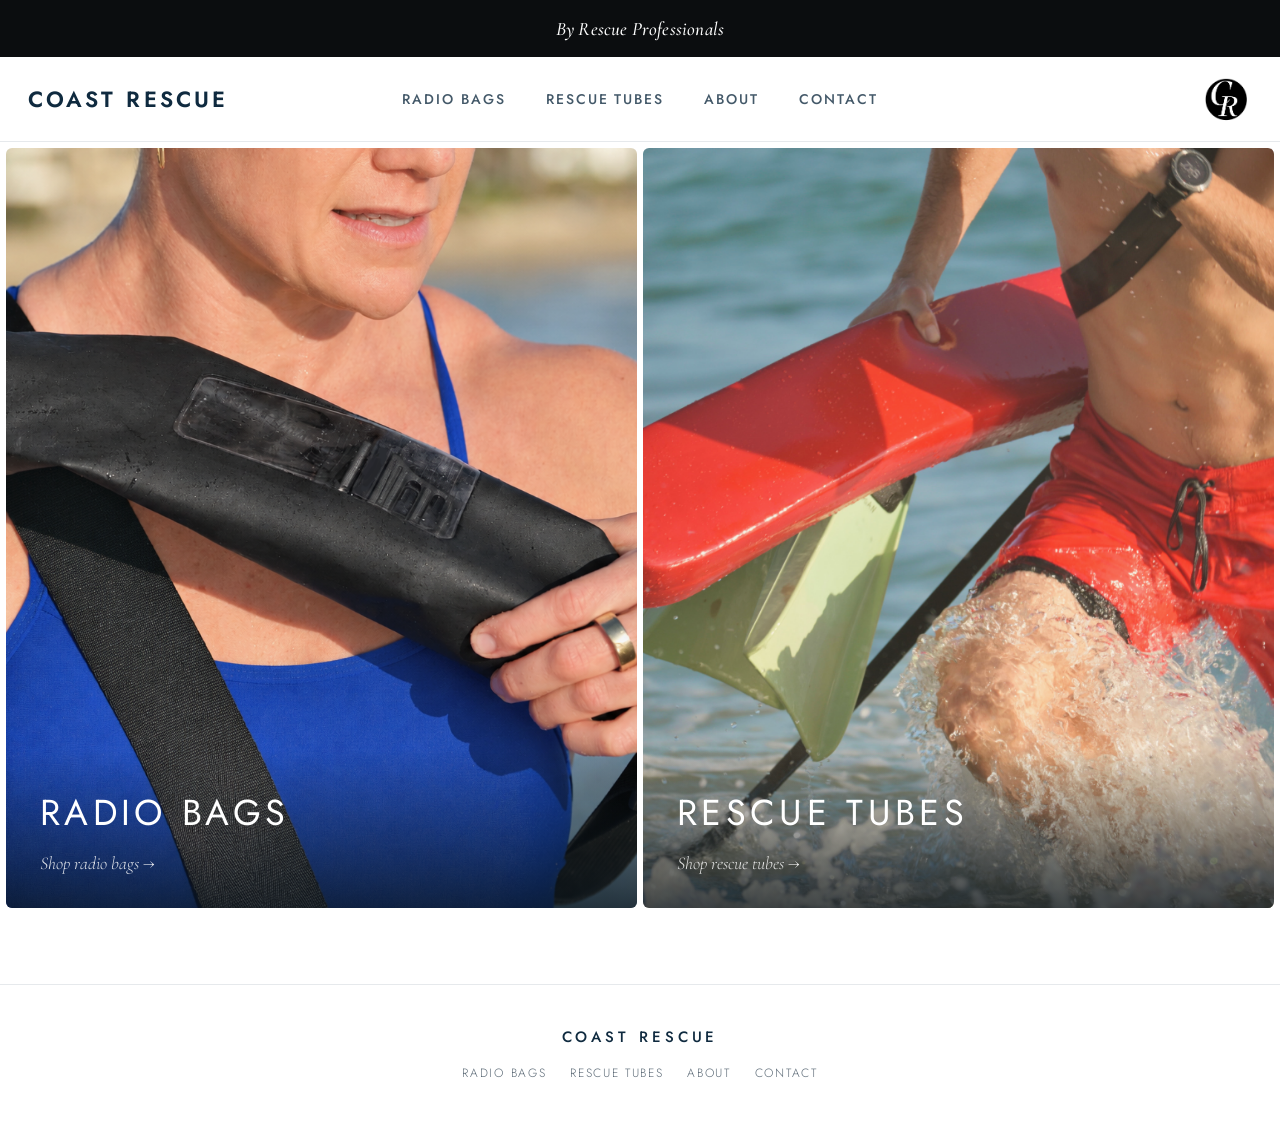
<file: index.html>
<!DOCTYPE html>
<html lang="en">
<head>
<meta charset="UTF-8">
<meta name="viewport" content="width=device-width, initial-scale=1.0">
<title>Coast Rescue — Rescue Tubes &amp; Radio Bags by Rescue Professionals</title>
<meta name="description" content="Coast Rescue builds durable, comfortable, reliable rescue tubes and waterproof radio bags — designed by ocean lifeguards for life in the water.">
<link rel="icon" href="assets/logo.png">
<link rel="preconnect" href="https://fonts.googleapis.com">
<link rel="preconnect" href="https://fonts.gstatic.com" crossorigin>
<link href="https://fonts.googleapis.com/css2?family=Jost:wght@300;400;500;600&family=Cormorant+Garamond:ital,wght@0,400;0,500;1,400;1,500&display=swap" rel="stylesheet">
<link rel="stylesheet" href="styles.css">
</head>
<body>

<div class="tagline-bar">By Rescue Professionals</div>
<header class="site-header">
  <nav class="nav">
    <a class="brand" href="index.html">Coast Rescue</a>
    <button class="nav-toggle" aria-label="Menu" onclick="document.getElementById('navlinks').classList.toggle('open')">&#9776;</button>
    <div class="nav-links" id="navlinks">
      <a href="radio-bags.html">Radio Bags</a>
      <a href="rescue-tubes.html">Rescue Tubes</a>
      <a href="about.html">About</a>
      <a href="contact.html">Contact</a>
    </div>
    <a class="brand-logo" href="index.html" aria-label="Coast Rescue home"><img src="assets/logo.png" alt="Coast Rescue logo"></a>
  </nav>
</header>

<main class="home-hero">
  <a class="hero-tile" href="radio-bags.html">
    <img src="assets/hero-radio.png" alt="Lifeguard with a Coast Rescue waterproof radio bag over the shoulder">
    <div class="label">
      <h2>Radio Bags</h2>
      <span class="go">Shop radio bags &rarr;</span>
    </div>
  </a>
  <a class="hero-tile" href="rescue-tubes.html">
    <img src="assets/hero-tube.jpg" alt="Lifeguard running out of the water with a Coast Rescue rescue tube">
    <div class="label">
      <h2>Rescue Tubes</h2>
      <span class="go">Shop rescue tubes &rarr;</span>
    </div>
  </a>
</main>

<footer class="site-footer">
  <div class="fname">Coast Rescue</div>
  <div class="flinks">
    <a href="radio-bags.html">Radio Bags</a>
    <a href="rescue-tubes.html">Rescue Tubes</a>
    <a href="about.html">About</a>
    <a href="contact.html">Contact</a>
  </div>
</footer>

</body>
</html>
</file>
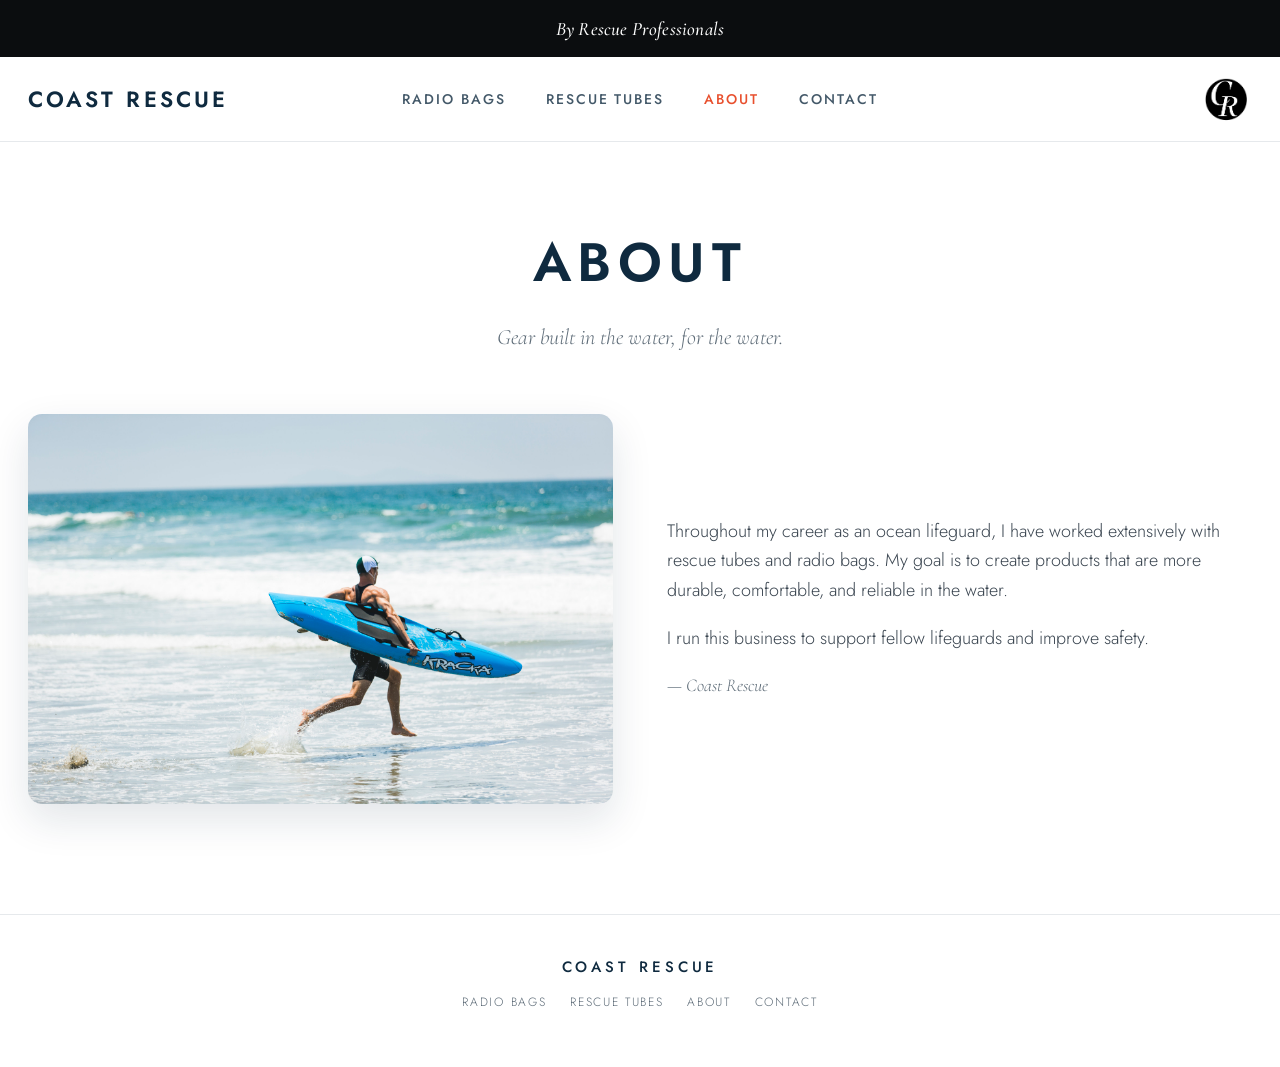
<file: about.html>
<!DOCTYPE html>
<html lang="en">
<head>
<meta charset="UTF-8">
<meta name="viewport" content="width=device-width, initial-scale=1.0">
<title>About — Coast Rescue</title>
<meta name="description" content="Coast Rescue is run by an ocean lifeguard building more durable, comfortable, and reliable rescue gear to support fellow lifeguards and improve safety.">
<link rel="icon" href="assets/logo.png">
<link rel="preconnect" href="https://fonts.googleapis.com">
<link rel="preconnect" href="https://fonts.gstatic.com" crossorigin>
<link href="https://fonts.googleapis.com/css2?family=Jost:wght@300;400;500;600&family=Cormorant+Garamond:ital,wght@0,400;0,500;1,400;1,500&display=swap" rel="stylesheet">
<link rel="stylesheet" href="styles.css">
</head>
<body>

<div class="tagline-bar">By Rescue Professionals</div>
<header class="site-header">
  <nav class="nav">
    <a class="brand" href="index.html">Coast Rescue</a>
    <button class="nav-toggle" aria-label="Menu" onclick="document.getElementById('navlinks').classList.toggle('open')">&#9776;</button>
    <div class="nav-links" id="navlinks">
      <a href="radio-bags.html">Radio Bags</a>
      <a href="rescue-tubes.html">Rescue Tubes</a>
      <a href="about.html" class="active">About</a>
      <a href="contact.html">Contact</a>
    </div>
    <a class="brand-logo" href="index.html" aria-label="Coast Rescue home"><img src="assets/logo.png" alt="Coast Rescue logo"></a>
  </nav>
</header>

<div class="page">
  <div class="page-head">
    <h1>About</h1>
    <p>Gear built in the water, for the water.</p>
  </div>

  <section class="about-grid">
    <img src="assets/about.jpg" alt="Ocean lifeguard at the coast">
    <div class="about-copy">
      <p>Throughout my career as an ocean lifeguard, I have worked extensively with rescue tubes and radio bags. My goal is to create products that are more durable, comfortable, and reliable in the water.</p>
      <p>I run this business to support fellow lifeguards and improve safety.</p>
      <p class="sig">— Coast Rescue</p>
    </div>
  </section>
</div>

<footer class="site-footer">
  <div class="fname">Coast Rescue</div>
  <div class="flinks">
    <a href="radio-bags.html">Radio Bags</a>
    <a href="rescue-tubes.html">Rescue Tubes</a>
    <a href="about.html">About</a>
    <a href="contact.html">Contact</a>
  </div>
</footer>

</body>
</html>
</file>
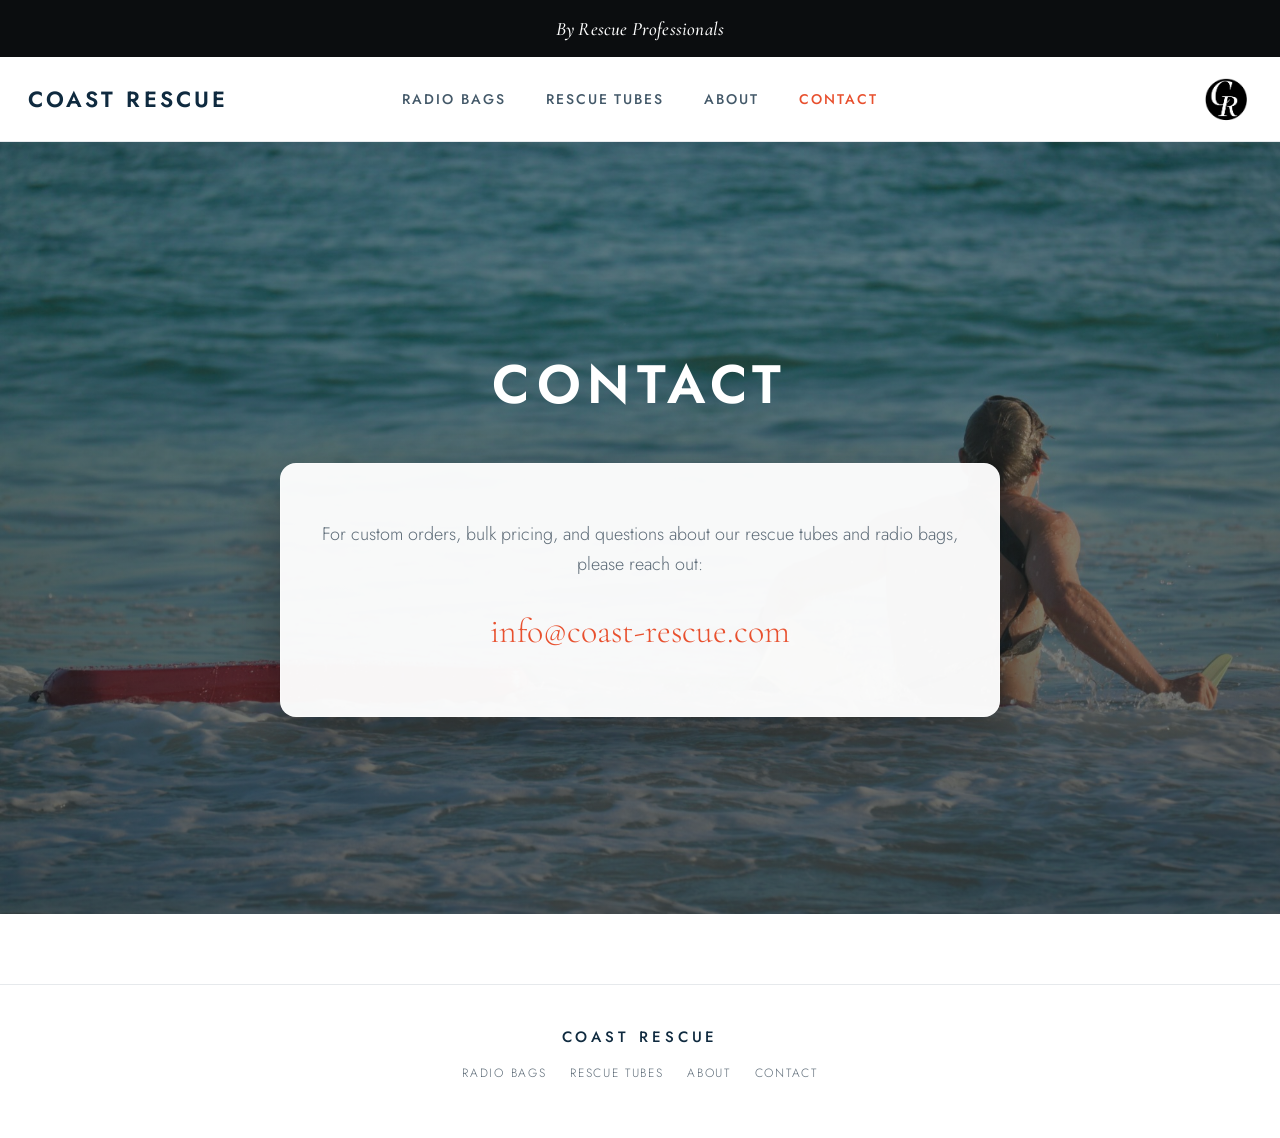
<file: contact.html>
<!DOCTYPE html>
<html lang="en">
<head>
<meta charset="UTF-8">
<meta name="viewport" content="width=device-width, initial-scale=1.0">
<title>Contact — Coast Rescue</title>
<meta name="description" content="Contact Coast Rescue for custom orders and questions about rescue tubes and waterproof radio bags.">
<link rel="icon" href="assets/logo.png">
<link rel="preconnect" href="https://fonts.googleapis.com">
<link rel="preconnect" href="https://fonts.gstatic.com" crossorigin>
<link href="https://fonts.googleapis.com/css2?family=Jost:wght@300;400;500;600&family=Cormorant+Garamond:ital,wght@0,400;0,500;1,400;1,500&display=swap" rel="stylesheet">
<link rel="stylesheet" href="styles.css">
</head>
<body>

<div class="tagline-bar">By Rescue Professionals</div>
<header class="site-header">
  <nav class="nav">
    <a class="brand" href="index.html">Coast Rescue</a>
    <button class="nav-toggle" aria-label="Menu" onclick="document.getElementById('navlinks').classList.toggle('open')">&#9776;</button>
    <div class="nav-links" id="navlinks">
      <a href="radio-bags.html">Radio Bags</a>
      <a href="rescue-tubes.html">Rescue Tubes</a>
      <a href="about.html">About</a>
      <a href="contact.html" class="active">Contact</a>
    </div>
    <a class="brand-logo" href="index.html" aria-label="Coast Rescue home"><img src="assets/logo.png" alt="Coast Rescue logo"></a>
  </nav>
</header>

<section class="contact-hero">
  <div class="contact-overlay"></div>
  <div class="contact-inner">
    <div class="page-head">
      <h1>Contact</h1>
    </div>
    <div class="contact-wrap">
      <div class="contact-card">
        <p>For custom orders, bulk pricing, and questions about our rescue tubes and radio bags, please reach out:</p>
        <a class="email" href="mailto:info@coast-rescue.com">info@coast-rescue.com</a>
      </div>
    </div>
  </div>
</section>

<footer class="site-footer">
  <div class="fname">Coast Rescue</div>
  <div class="flinks">
    <a href="radio-bags.html">Radio Bags</a>
    <a href="rescue-tubes.html">Rescue Tubes</a>
    <a href="about.html">About</a>
    <a href="contact.html">Contact</a>
  </div>
</footer>

</body>
</html>
</file>
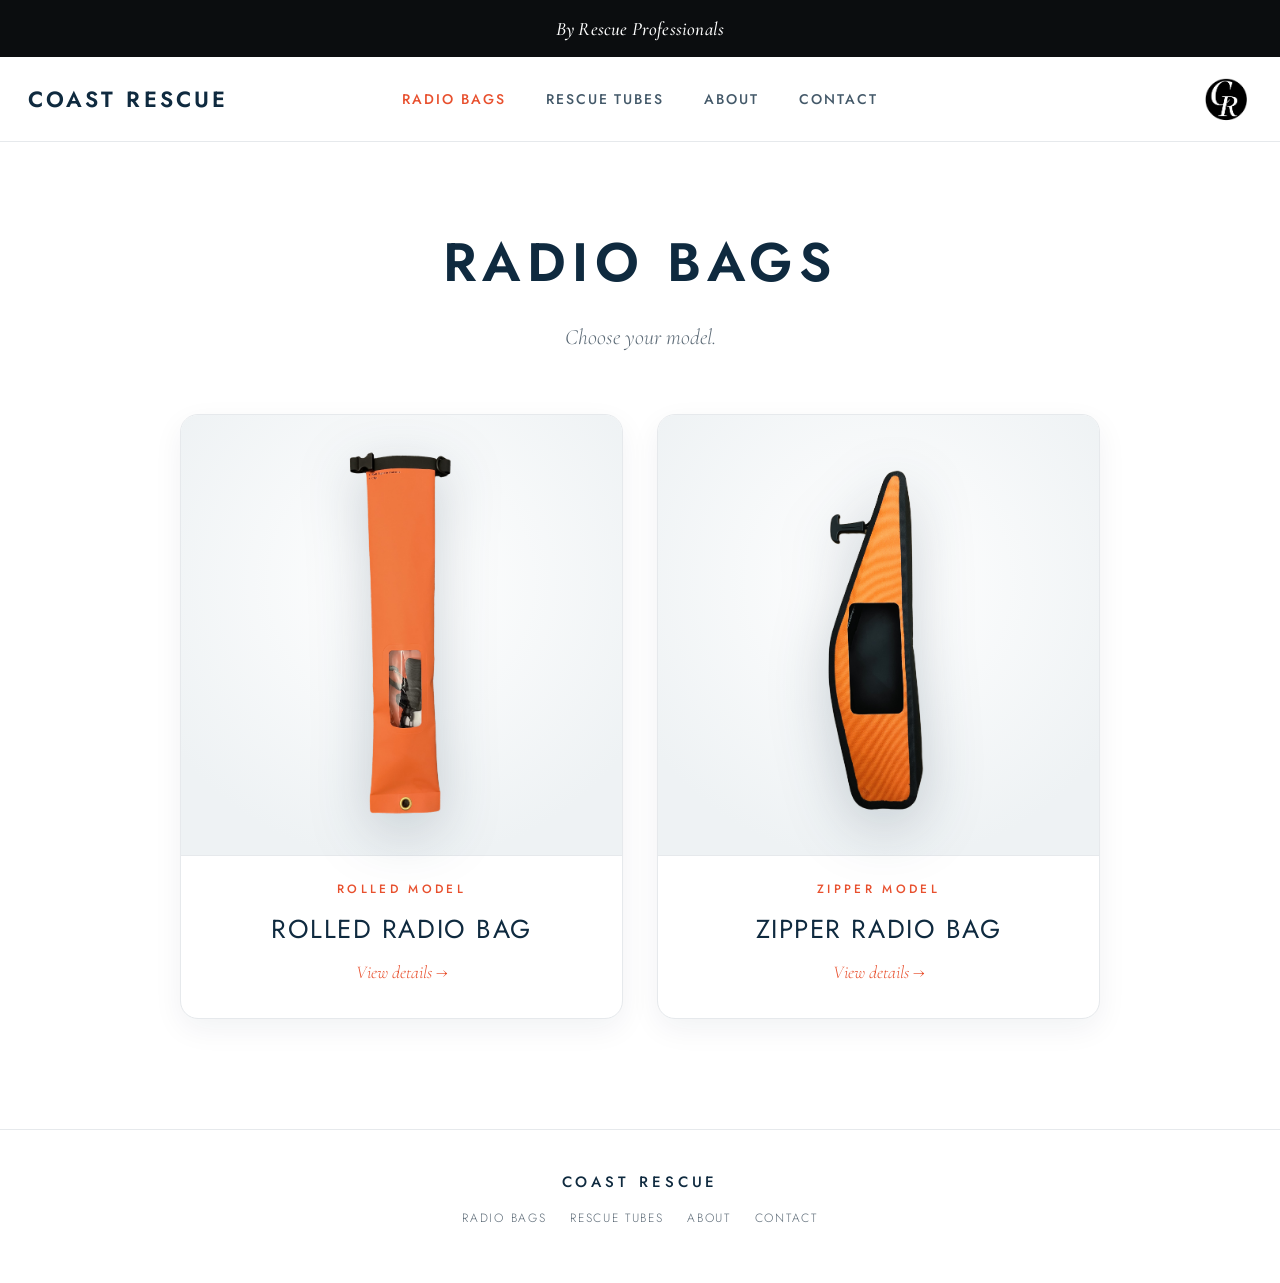
<file: radio-bags.html>
<!DOCTYPE html>
<html lang="en">
<head>
<meta charset="UTF-8">
<meta name="viewport" content="width=device-width, initial-scale=1.0">
<title>Radio Bags — Coast Rescue</title>
<meta name="description" content="Waterproof, durable radio bags for the marine environment — rolled and zipper models with a clear front window. Shoulder/chest strap included. Custom sizing available.">
<link rel="icon" href="assets/logo.png">
<link rel="preconnect" href="https://fonts.googleapis.com">
<link rel="preconnect" href="https://fonts.gstatic.com" crossorigin>
<link href="https://fonts.googleapis.com/css2?family=Jost:wght@300;400;500;600&family=Cormorant+Garamond:ital,wght@0,400;0,500;1,400;1,500&display=swap" rel="stylesheet">
<link rel="stylesheet" href="styles.css">
</head>
<body>

<div class="tagline-bar">By Rescue Professionals</div>
<header class="site-header">
  <nav class="nav">
    <a class="brand" href="index.html">Coast Rescue</a>
    <button class="nav-toggle" aria-label="Menu" onclick="document.getElementById('navlinks').classList.toggle('open')">&#9776;</button>
    <div class="nav-links" id="navlinks">
      <a href="radio-bags.html" class="active">Radio Bags</a>
      <a href="rescue-tubes.html">Rescue Tubes</a>
      <a href="about.html">About</a>
      <a href="contact.html">Contact</a>
    </div>
    <a class="brand-logo" href="index.html" aria-label="Coast Rescue home"><img src="assets/logo.png" alt="Coast Rescue logo"></a>
  </nav>
</header>

<div class="page">
  <div class="page-head">
    <h1>Radio Bags</h1>
    <p>Choose your model.</p>
  </div>

  <div class="model-grid">
    <a class="model-card" href="rolled-bag.html">
      <div class="model-media">
        <img src="assets/rolled-orange.png" alt="Coast Rescue rolled waterproof radio bag in orange">
      </div>
      <div class="model-caption">
        <div class="eyebrow">Rolled Model</div>
        <h2>Rolled Radio Bag</h2>
        <span class="go">View details &rarr;</span>
      </div>
    </a>

    <a class="model-card" href="zipper-bag.html">
      <div class="model-media">
        <img src="assets/zipper.png" alt="Coast Rescue zipper waterproof radio bag">
      </div>
      <div class="model-caption">
        <div class="eyebrow">Zipper Model</div>
        <h2>Zipper Radio Bag</h2>
        <span class="go">View details &rarr;</span>
      </div>
    </a>
  </div>
</div>

<footer class="site-footer">
  <div class="fname">Coast Rescue</div>
  <div class="flinks">
    <a href="radio-bags.html">Radio Bags</a>
    <a href="rescue-tubes.html">Rescue Tubes</a>
    <a href="about.html">About</a>
    <a href="contact.html">Contact</a>
  </div>
</footer>

</body>
</html>
</file>
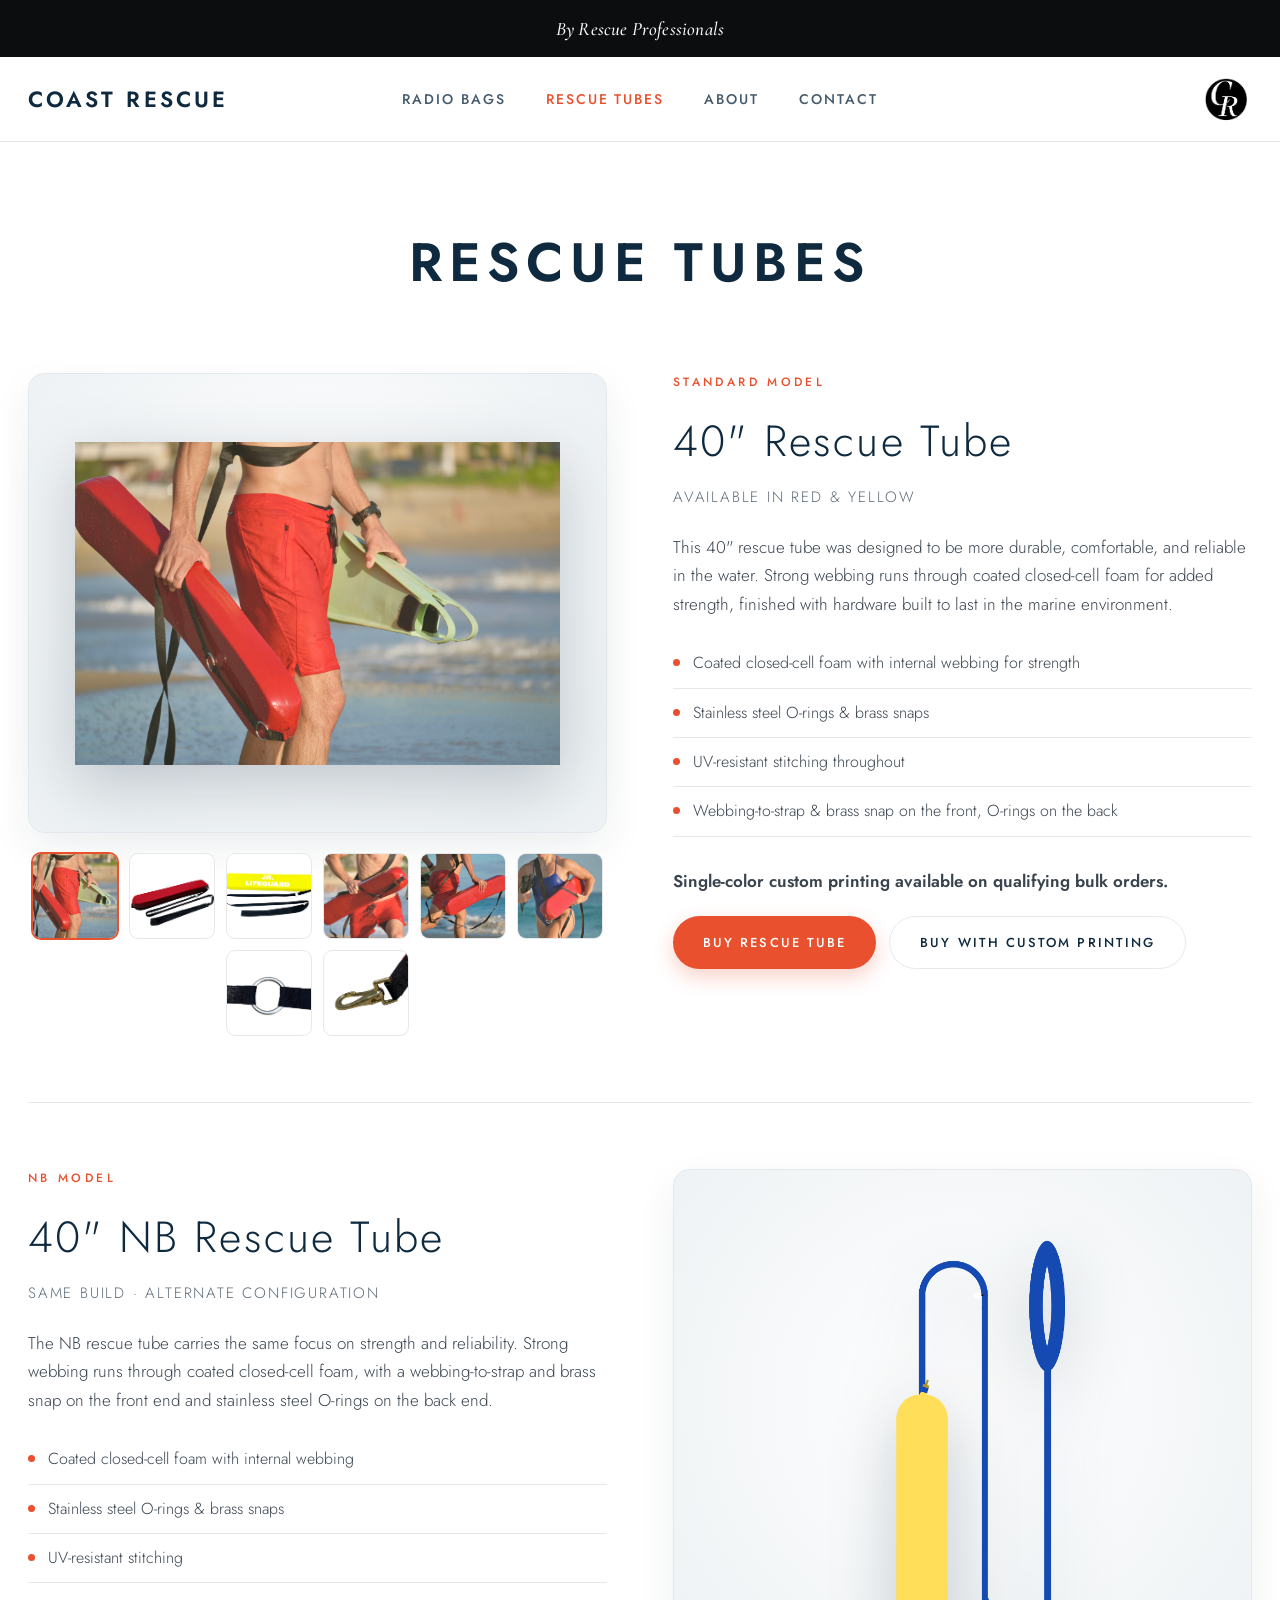
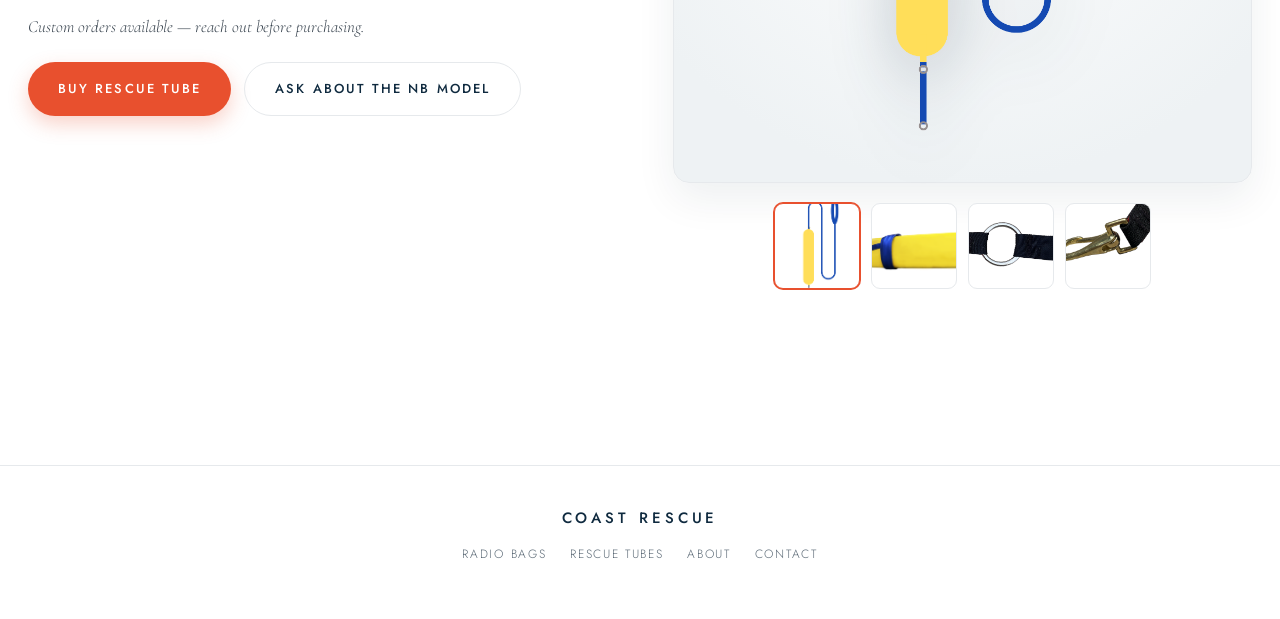
<file: rescue-tubes.html>
<!DOCTYPE html>
<html lang="en">
<head>
<meta charset="UTF-8">
<meta name="viewport" content="width=device-width, initial-scale=1.0">
<title>Rescue Tubes — Coast Rescue</title>
<meta name="description" content="The Coast Rescue 40&quot; rescue tube — coated closed-cell foam, strong internal webbing, stainless steel O-rings and brass snaps. Custom printing available.">
<link rel="icon" href="assets/logo.png">
<link rel="preconnect" href="https://fonts.googleapis.com">
<link rel="preconnect" href="https://fonts.gstatic.com" crossorigin>
<link href="https://fonts.googleapis.com/css2?family=Jost:wght@300;400;500;600&family=Cormorant+Garamond:ital,wght@0,400;0,500;1,400;1,500&display=swap" rel="stylesheet">
<link rel="stylesheet" href="styles.css">
</head>
<body>

<div class="tagline-bar">By Rescue Professionals</div>
<header class="site-header">
  <nav class="nav">
    <a class="brand" href="index.html">Coast Rescue</a>
    <button class="nav-toggle" aria-label="Menu" onclick="document.getElementById('navlinks').classList.toggle('open')">&#9776;</button>
    <div class="nav-links" id="navlinks">
      <a href="radio-bags.html">Radio Bags</a>
      <a href="rescue-tubes.html" class="active">Rescue Tubes</a>
      <a href="about.html">About</a>
      <a href="contact.html">Contact</a>
    </div>
    <a class="brand-logo" href="index.html" aria-label="Coast Rescue home"><img src="assets/logo.png" alt="Coast Rescue logo"></a>
  </nav>
</header>

<div class="page">
  <div class="page-head">
    <h1>Rescue Tubes</h1>
  </div>

  <!-- Standard 40" Rescue Tube -->
  <section class="product">
    <div class="product-gallery">
      <div class="product-media">
        <img src="assets/tube-action-stand.jpg" alt="Lifeguard standing with the Coast Rescue rescue tube and fins">
      </div>
      <div class="thumbs">
        <button class="thumb active" type="button"><img src="assets/tube-action-stand.jpg" alt="Lifeguard standing with the rescue tube and fins"></button>
        <button class="thumb" type="button"><img src="assets/tube-red.png" alt="Red 40 inch rescue tube"></button>
        <button class="thumb" type="button"><img src="assets/tube-jr-lifeguard.webp" alt="Yellow Jr. Lifeguard rescue tube with strap"></button>
        <button class="thumb" type="button"><img src="assets/tube-life-1.jpg" alt="Lifeguard running with rescue tube"></button>
        <button class="thumb" type="button"><img src="assets/tube-action-run.jpg" alt="Lifeguard running from the surf with the rescue tube"></button>
        <button class="thumb" type="button"><img src="assets/tube-action-woman.jpg" alt="Lifeguard carrying the rescue tube and fins"></button>
        <button class="thumb" type="button"><img src="assets/tube-oring.png" alt="Stainless steel O-ring detail"></button>
        <button class="thumb" type="button"><img src="assets/tube-clip.png" alt="Brass clip detail"></button>
      </div>
    </div>
    <div class="product-info">
      <div class="eyebrow">Standard Model</div>
      <h2>40&quot; Rescue Tube</h2>
      <p class="sub">Available in red &amp; yellow</p>
      <p>This 40&quot; rescue tube was designed to be more durable, comfortable, and reliable in the water. Strong webbing runs through coated closed-cell foam for added strength, finished with hardware built to last in the marine environment.</p>
      <ul class="specs">
        <li>Coated closed-cell foam with internal webbing for strength</li>
        <li>Stainless steel O-rings &amp; brass snaps</li>
        <li>UV-resistant stitching throughout</li>
        <li>Webbing-to-strap &amp; brass snap on the front, O-rings on the back</li>
      </ul>
      <p class="note note-strong">Single-color custom printing available on qualifying bulk orders.</p>
      <div class="btn-row">
        <a class="btn btn-primary" href="https://checkout.square.site/merchant/MLB7DEGT270Q4/checkout/OTDZ7FIB5BKUHO5K3ZD5PHVW" target="_blank" rel="noopener">Buy Rescue Tube</a>
        <a class="btn btn-outline" href="https://checkout.square.site/merchant/MLB7DEGT270Q4/checkout/CTNRGZFGPTZOHNUNJNPZLJO4" target="_blank" rel="noopener">Buy with Custom Printing</a>
      </div>
    </div>
  </section>

  <!-- NB Model -->
  <section class="product reverse">
    <div class="product-gallery">
      <div class="product-media">
        <img src="assets/tube-nb.png" alt="Coast Rescue 40 inch NB model rescue tube">
      </div>
      <div class="thumbs">
        <button class="thumb active" type="button"><img src="assets/tube-nb.png" alt="NB rescue tube"></button>
        <button class="thumb" type="button"><img src="assets/tube-nb-2.png" alt="NB rescue tube detail"></button>
        <button class="thumb" type="button"><img src="assets/tube-nb-oring.png" alt="NB stainless steel O-ring"></button>
        <button class="thumb" type="button"><img src="assets/tube-nb-clip.png" alt="NB brass clip"></button>
      </div>
    </div>
    <div class="product-info">
      <div class="eyebrow">NB Model</div>
      <h2>40&quot; NB Rescue Tube</h2>
      <p class="sub">Same build &middot; alternate configuration</p>
      <p>The NB rescue tube carries the same focus on strength and reliability. Strong webbing runs through coated closed-cell foam, with a webbing-to-strap and brass snap on the front end and stainless steel O-rings on the back end.</p>
      <ul class="specs">
        <li>Coated closed-cell foam with internal webbing</li>
        <li>Stainless steel O-rings &amp; brass snaps</li>
        <li>UV-resistant stitching</li>
      </ul>
      <p class="price">Custom orders available — reach out before purchasing.</p>
      <div class="btn-row">
        <a class="btn btn-primary" href="https://checkout.square.site/merchant/MLB7DEGT270Q4/checkout/OTDZ7FIB5BKUHO5K3ZD5PHVW" target="_blank" rel="noopener">Buy Rescue Tube</a>
        <a class="btn btn-outline" href="contact.html">Ask about the NB model</a>
      </div>
    </div>
  </section>
</div>

<script src="gallery.js"></script>

<footer class="site-footer">
  <div class="fname">Coast Rescue</div>
  <div class="flinks">
    <a href="radio-bags.html">Radio Bags</a>
    <a href="rescue-tubes.html">Rescue Tubes</a>
    <a href="about.html">About</a>
    <a href="contact.html">Contact</a>
  </div>
</footer>

</body>
</html>
</file>
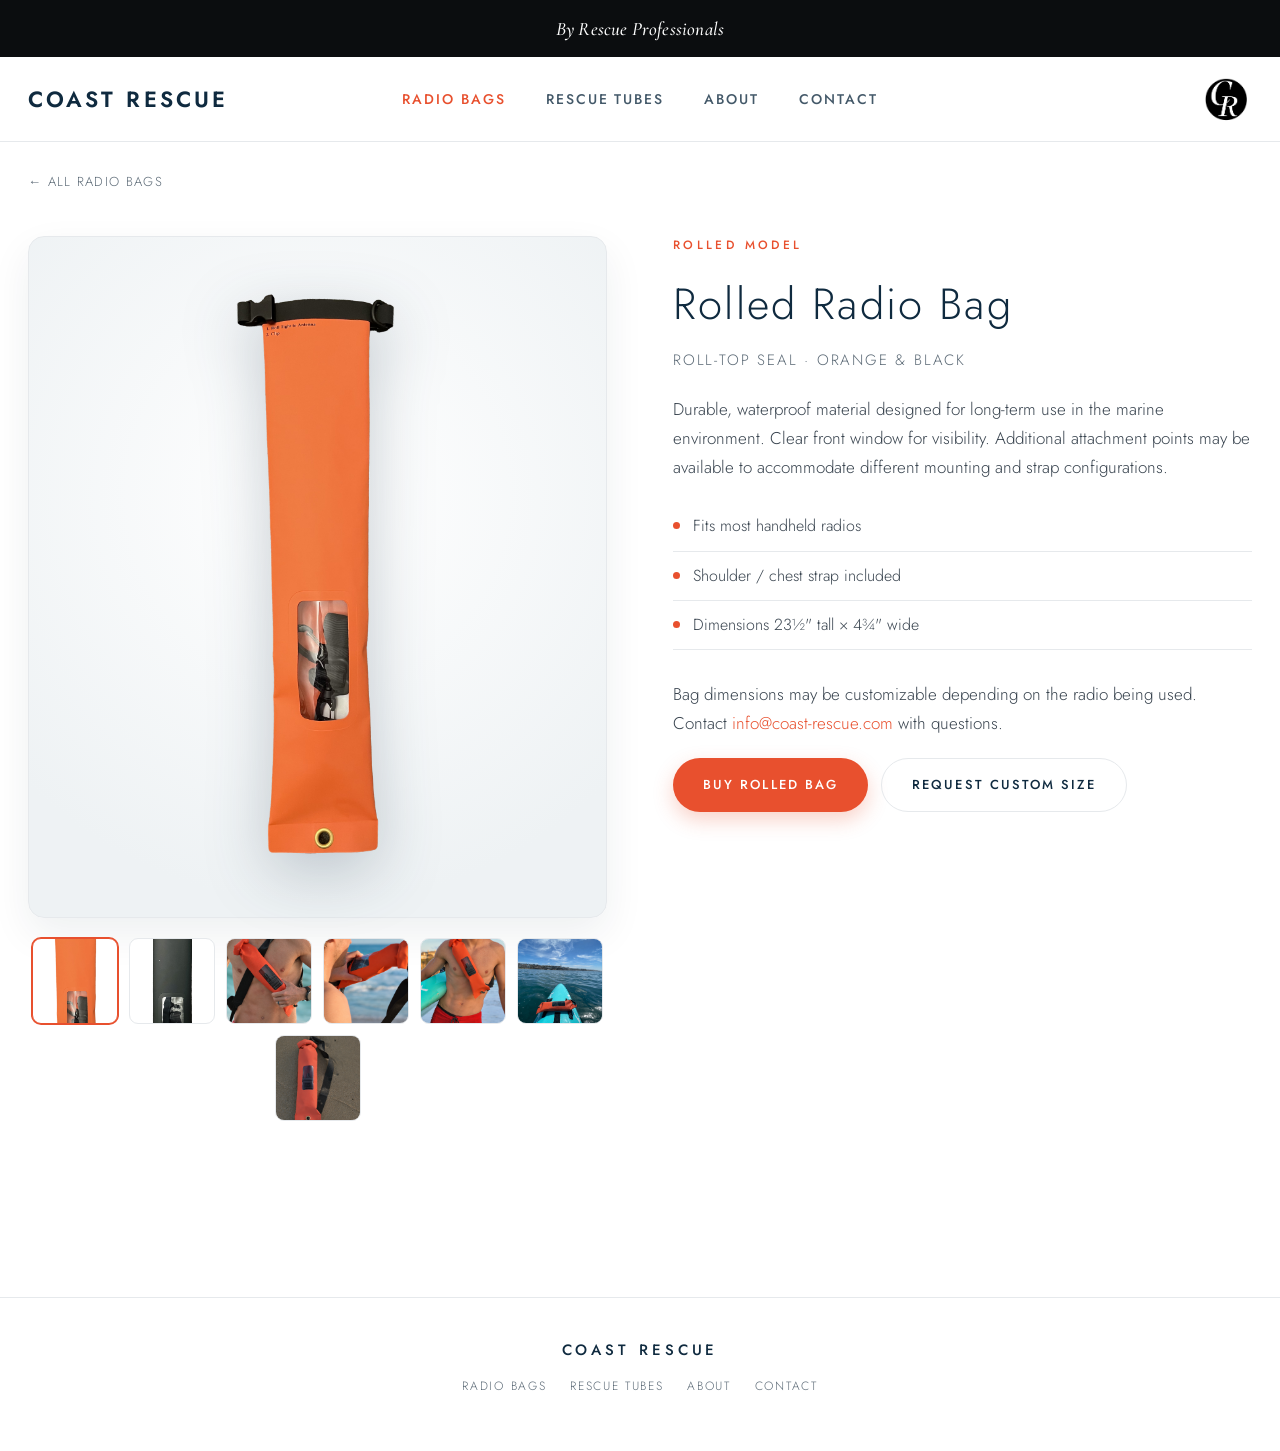
<file: rolled-bag.html>
<!DOCTYPE html>
<html lang="en">
<head>
<meta charset="UTF-8">
<meta name="viewport" content="width=device-width, initial-scale=1.0">
<title>Rolled Radio Bag — Coast Rescue</title>
<meta name="description" content="The Coast Rescue rolled waterproof radio bag — durable marine-grade material, roll-top seal, clear front window, and shoulder/chest strap. Fits most handheld radios.">
<link rel="icon" href="assets/logo.png">
<link rel="preconnect" href="https://fonts.googleapis.com">
<link rel="preconnect" href="https://fonts.gstatic.com" crossorigin>
<link href="https://fonts.googleapis.com/css2?family=Jost:wght@300;400;500;600&family=Cormorant+Garamond:ital,wght@0,400;0,500;1,400;1,500&display=swap" rel="stylesheet">
<link rel="stylesheet" href="styles.css">
</head>
<body>

<div class="tagline-bar">By Rescue Professionals</div>
<header class="site-header">
  <nav class="nav">
    <a class="brand" href="index.html">Coast Rescue</a>
    <button class="nav-toggle" aria-label="Menu" onclick="document.getElementById('navlinks').classList.toggle('open')">&#9776;</button>
    <div class="nav-links" id="navlinks">
      <a href="radio-bags.html" class="active">Radio Bags</a>
      <a href="rescue-tubes.html">Rescue Tubes</a>
      <a href="about.html">About</a>
      <a href="contact.html">Contact</a>
    </div>
    <a class="brand-logo" href="index.html" aria-label="Coast Rescue home"><img src="assets/logo.png" alt="Coast Rescue logo"></a>
  </nav>
</header>

<div class="page">
  <nav class="crumb"><a href="radio-bags.html">&larr; All Radio Bags</a></nav>

  <section class="product tall">
    <div class="product-gallery">
      <div class="product-media">
        <img src="assets/rolled-orange.png" alt="Coast Rescue rolled waterproof radio bag in orange">
      </div>
      <div class="thumbs">
        <button class="thumb active" type="button"><img src="assets/rolled-orange.png" alt="Rolled radio bag in orange"></button>
        <button class="thumb" type="button"><img src="assets/rolled-black.png" alt="Rolled radio bag in black"></button>
        <button class="thumb" type="button"><img src="assets/rolled-life-1.png" alt="Lifeguard running holding the radio bag"></button>
        <button class="thumb" type="button"><img src="assets/rolled-radio-mouth.png" alt="Lifeguard talking into a radio in the orange bag"></button>
        <button class="thumb" type="button"><img src="assets/rolled-profile.png" alt="Radio visible through the bag's clear window, worn across the chest"></button>
        <button class="thumb" type="button"><img src="assets/rolled-paddleboard.png" alt="Radio bag strapped to a paddleboard on the water"></button>
        <button class="thumb" type="button"><img src="assets/rolled-life-2.png" alt="Radio bag resting in the sand"></button>
      </div>
    </div>
    <div class="product-info">
      <div class="eyebrow">Rolled Model</div>
      <h2>Rolled Radio Bag</h2>
      <p class="sub">Roll-top seal &middot; orange &amp; black</p>
      <p>Durable, waterproof material designed for long-term use in the marine environment. Clear front window for visibility. Additional attachment points may be available to accommodate different mounting and strap configurations.</p>
      <ul class="specs">
        <li>Fits most handheld radios</li>
        <li>Shoulder / chest strap included</li>
        <li>Dimensions 23&frac12;&quot; tall &times; 4&frac34;&quot; wide</li>
      </ul>
      <p class="note">Bag dimensions may be customizable depending on the radio being used. Contact <a href="mailto:info@coast-rescue.com">info@coast-rescue.com</a> with questions.</p>
      <div class="btn-row">
        <a class="btn btn-primary" href="https://checkout.square.site/merchant/MLB7DEGT270Q4/checkout/UKSWK2ZDPJLP7Y6W42RCUIJO" target="_blank" rel="noopener">Buy Rolled Bag</a>
        <a class="btn btn-outline" href="contact.html">Request Custom Size</a>
      </div>
    </div>
  </section>
</div>

<script src="gallery.js"></script>

<footer class="site-footer">
  <div class="fname">Coast Rescue</div>
  <div class="flinks">
    <a href="radio-bags.html">Radio Bags</a>
    <a href="rescue-tubes.html">Rescue Tubes</a>
    <a href="about.html">About</a>
    <a href="contact.html">Contact</a>
  </div>
</footer>

</body>
</html>
</file>
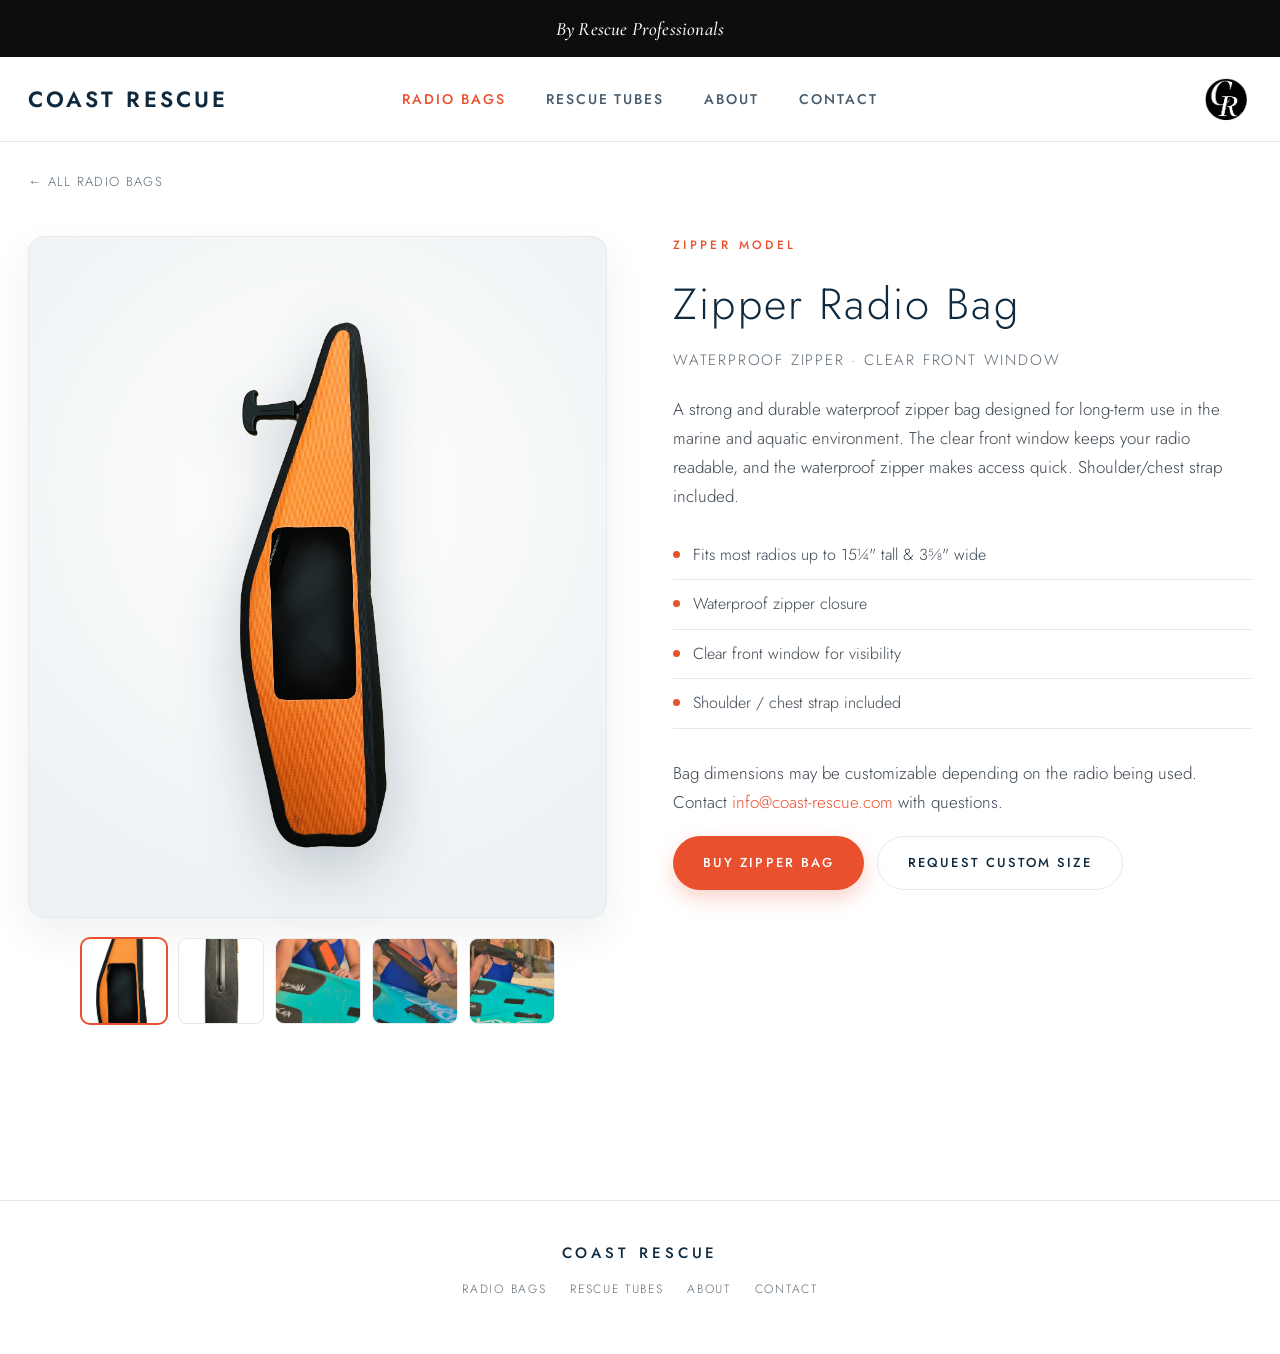
<file: zipper-bag.html>
<!DOCTYPE html>
<html lang="en">
<head>
<meta charset="UTF-8">
<meta name="viewport" content="width=device-width, initial-scale=1.0">
<title>Zipper Radio Bag — Coast Rescue</title>
<meta name="description" content="The Coast Rescue zipper waterproof radio bag — durable marine-grade material, waterproof zipper, clear front window, and shoulder/chest strap. Fits most handheld radios.">
<link rel="icon" href="assets/logo.png">
<link rel="preconnect" href="https://fonts.googleapis.com">
<link rel="preconnect" href="https://fonts.gstatic.com" crossorigin>
<link href="https://fonts.googleapis.com/css2?family=Jost:wght@300;400;500;600&family=Cormorant+Garamond:ital,wght@0,400;0,500;1,400;1,500&display=swap" rel="stylesheet">
<link rel="stylesheet" href="styles.css">
</head>
<body>

<div class="tagline-bar">By Rescue Professionals</div>
<header class="site-header">
  <nav class="nav">
    <a class="brand" href="index.html">Coast Rescue</a>
    <button class="nav-toggle" aria-label="Menu" onclick="document.getElementById('navlinks').classList.toggle('open')">&#9776;</button>
    <div class="nav-links" id="navlinks">
      <a href="radio-bags.html" class="active">Radio Bags</a>
      <a href="rescue-tubes.html">Rescue Tubes</a>
      <a href="about.html">About</a>
      <a href="contact.html">Contact</a>
    </div>
    <a class="brand-logo" href="index.html" aria-label="Coast Rescue home"><img src="assets/logo.png" alt="Coast Rescue logo"></a>
  </nav>
</header>

<div class="page">
  <nav class="crumb"><a href="radio-bags.html">&larr; All Radio Bags</a></nav>

  <section class="product tall">
    <div class="product-gallery">
      <div class="product-media">
        <img src="assets/zipper.png" alt="Coast Rescue zipper waterproof radio bag">
      </div>
      <div class="thumbs">
        <button class="thumb active" type="button"><img src="assets/zipper.png" alt="Zipper radio bag front"></button>
        <button class="thumb" type="button"><img src="assets/zipper-side.png" alt="Side view of the zipper radio bag"></button>
        <button class="thumb" type="button"><img src="assets/zipper-life-1.jpg" alt="Zipper radio bag in use"></button>
        <button class="thumb" type="button"><img src="assets/zipper-2.jpg" alt="Zipper radio bag detail"></button>
        <button class="thumb" type="button"><img src="assets/zipper-3.jpg" alt="Zipper radio bag detail"></button>
      </div>
    </div>
    <div class="product-info">
      <div class="eyebrow">Zipper Model</div>
      <h2>Zipper Radio Bag</h2>
      <p class="sub">Waterproof zipper &middot; clear front window</p>
      <p>A strong and durable waterproof zipper bag designed for long-term use in the marine and aquatic environment. The clear front window keeps your radio readable, and the waterproof zipper makes access quick. Shoulder/chest strap included.</p>
      <ul class="specs">
        <li>Fits most radios up to 15&frac14;&quot; tall &amp; 3&frac58;&quot; wide</li>
        <li>Waterproof zipper closure</li>
        <li>Clear front window for visibility</li>
        <li>Shoulder / chest strap included</li>
      </ul>
      <p class="note">Bag dimensions may be customizable depending on the radio being used. Contact <a href="mailto:info@coast-rescue.com">info@coast-rescue.com</a> with questions.</p>
      <div class="btn-row">
        <a class="btn btn-primary" href="https://checkout.square.site/merchant/MLB7DEGT270Q4/checkout/N5MATLOF4MBFYW2CEIYKPJTH" target="_blank" rel="noopener">Buy Zipper Bag</a>
        <a class="btn btn-outline" href="contact.html">Request Custom Size</a>
      </div>
    </div>
  </section>
</div>

<script src="gallery.js"></script>

<footer class="site-footer">
  <div class="fname">Coast Rescue</div>
  <div class="flinks">
    <a href="radio-bags.html">Radio Bags</a>
    <a href="rescue-tubes.html">Rescue Tubes</a>
    <a href="about.html">About</a>
    <a href="contact.html">Contact</a>
  </div>
</footer>

</body>
</html>
</file>
<file: styles.css>
/* ===== Coast Rescue — clean / basic ===== */
:root{
  --bg:#ffffff;
  --surface:#ffffff;
  --panel:#f4f7f9;
  --line:#e6e9ec;
  --text:#17242d;
  --muted:#5d6b77;
  --accent:#e8502e;        /* rescue red-orange */
  --accent-hover:#c73f20;
  --ink:#0f2a3f;           /* ocean navy */
  --sans:'Jost','Helvetica Neue',Arial,sans-serif;
  --serif:'Cormorant Garamond',Georgia,'Times New Roman',serif;
  --maxw:1280px;
}
*{box-sizing:border-box;}
html{scroll-behavior:smooth;}
body{margin:0;background:var(--bg);color:var(--text);
  font-family:var(--sans);font-weight:300;font-size:17px;line-height:1.65;
  -webkit-font-smoothing:antialiased;}
img{display:block;max-width:100%;}
a{color:inherit;text-decoration:none;}

/* ===== Tagline bar ===== */
.tagline-bar{
  background:#0b0d0f;color:#fff;text-align:center;
  padding:13px 16px;
  font-family:var(--serif);font-style:italic;font-weight:500;
  font-size:19px;letter-spacing:.01em;}

/* ===== Header ===== */
.site-header{position:sticky;top:0;z-index:50;
  background:rgba(255,255,255,.94);backdrop-filter:blur(10px);
  border-bottom:1px solid var(--line);}
.nav{max-width:var(--maxw);margin:0 auto;padding:16px 28px;
  display:grid;grid-template-columns:1fr auto 1fr;align-items:center;gap:20px;}
.brand{justify-self:start;color:var(--ink);
  font-family:var(--sans);font-weight:600;font-size:22px;
  letter-spacing:.14em;text-transform:uppercase;}
.nav-links{justify-self:center;display:flex;gap:40px;align-items:center;}
.nav-links a{font-weight:500;font-size:14px;letter-spacing:.14em;
  text-transform:uppercase;color:var(--ink);opacity:.78;transition:opacity .2s;white-space:nowrap;}
.nav-links a:hover,.nav-links a.active{opacity:1;color:var(--accent);}
.brand-logo{justify-self:end;display:block;line-height:0;}
.brand-logo img{height:52px;width:52px;object-fit:contain;}
.nav-toggle{display:none;background:none;border:0;color:var(--ink);cursor:pointer;padding:6px;font-size:23px;}

/* ===== Home hero (two images) ===== */
.home-hero{display:grid;grid-template-columns:1fr 1fr;gap:6px;
  height:calc(100vh - 128px);min-height:460px;max-height:860px;
  padding:6px;background:var(--bg);}
.hero-tile{position:relative;overflow:hidden;display:block;border-radius:6px;}
.hero-tile img{width:100%;height:100%;object-fit:cover;
  transition:transform .7s ease, filter .5s ease;filter:brightness(.97);}
.hero-tile:hover img{transform:scale(1.045);filter:brightness(.8);}
.hero-tile .label{position:absolute;left:0;right:0;bottom:0;
  padding:34px 34px 30px;color:#fff;
  background:linear-gradient(to top,rgba(8,18,26,.74),rgba(8,18,26,0));}
.hero-tile .label h2{margin:0;font-weight:400;font-size:clamp(24px,3vw,36px);
  letter-spacing:.12em;text-transform:uppercase;color:#fff;}
.hero-tile .label .go{display:inline-flex;align-items:center;gap:9px;margin-top:6px;
  font-family:var(--serif);font-style:italic;font-size:18px;color:rgba(255,255,255,.85);
  transition:gap .25s,color .25s;}
.hero-tile:hover .label .go{gap:16px;color:#ffb49f;}

/* ===== Page shell ===== */
.page{max-width:var(--maxw);margin:0 auto;padding:76px 28px 40px;}
.page-head{text-align:center;margin-bottom:58px;}
.page-head h1{font-weight:600;font-size:clamp(34px,5vw,54px);
  letter-spacing:.12em;text-transform:uppercase;margin:0 0 12px;color:var(--ink);}
.page-head p{color:var(--muted);font-family:var(--serif);font-style:italic;
  font-size:22px;margin:0;}

/* ===== Product block ===== */
.product{display:grid;grid-template-columns:1fr 1fr;gap:66px;align-items:start;
  padding:66px 0;border-top:1px solid var(--line);}
.product:first-of-type{border-top:0;padding-top:8px;}
.product.reverse .product-gallery{order:2;}
.product-gallery{display:flex;flex-direction:column;}
.product-gallery .thumbs{justify-content:center;margin-top:20px;}
.product-media{background:radial-gradient(circle at 50% 38%,#ffffff,#eef2f4 80%);
  border:1px solid var(--line);border-radius:16px;padding:46px;min-height:460px;
  box-shadow:0 16px 40px rgba(15,42,63,.07);
  display:flex;align-items:center;justify-content:center;}
.product-media img{max-height:520px;width:auto;object-fit:contain;
  filter:drop-shadow(0 18px 32px rgba(15,42,63,.24));}
.eyebrow{color:var(--accent);font-size:12px;letter-spacing:.28em;
  text-transform:uppercase;margin-bottom:12px;font-weight:500;}
.product-info h2{font-weight:300;font-size:clamp(30px,3.4vw,44px);
  letter-spacing:.05em;margin:0 0 8px;color:var(--ink);}
.product-info .sub{color:var(--muted);margin:0 0 22px;font-size:15px;
  letter-spacing:.12em;text-transform:uppercase;}
.product-info p{color:#39444f;margin:0 0 20px;font-size:17px;line-height:1.7;}
.specs{list-style:none;padding:0;margin:0 0 30px;}
.specs li{padding:11px 0;border-bottom:1px solid var(--line);
  display:flex;gap:13px;color:#39444f;font-size:16px;}
.specs li::before{content:"";flex:0 0 7px;height:7px;margin-top:9px;background:var(--accent);border-radius:50%;}
.price{font-size:17px;color:var(--muted);margin:0 0 22px;font-family:var(--serif);font-style:italic;}
.note{font-size:16px;color:#39444f;margin:0 0 22px;line-height:1.6;}
.note a{color:var(--accent);border-bottom:1px solid transparent;transition:border-color .2s;}
.note a:hover{border-bottom-color:var(--accent);}
.note-strong{font-weight:600;color:var(--ink);font-style:normal;}

/* ===== Taller media for single-model product pages ===== */
.product.tall .product-media{min-height:560px;padding:30px;}
.product.tall .product-media img{max-height:620px;}

/* ===== Breadcrumb ===== */
.crumb{margin:-52px 0 34px;}
.crumb a{font-size:13px;letter-spacing:.1em;text-transform:uppercase;color:var(--muted);
  transition:color .2s;}
.crumb a:hover{color:var(--accent);}

/* ===== Model collection grid ===== */
.model-grid{display:grid;grid-template-columns:1fr 1fr;gap:34px;
  max-width:920px;margin:0 auto;}
.model-card{display:block;border:1px solid var(--line);border-radius:18px;overflow:hidden;
  background:#fff;box-shadow:0 10px 30px rgba(15,42,63,.06);
  transition:transform .2s, box-shadow .2s;}
.model-card:hover{transform:translateY(-5px);box-shadow:0 24px 50px rgba(15,42,63,.14);}
.model-media{background:radial-gradient(circle at 50% 38%,#ffffff,#eef2f4 80%);
  display:flex;align-items:center;justify-content:center;padding:30px;height:440px;}
.model-media img{max-height:400px;width:auto;object-fit:contain;
  filter:drop-shadow(0 16px 30px rgba(15,42,63,.22));
  transition:transform .35s ease;}
.model-card:hover .model-media img{transform:scale(1.04);}
.model-caption{padding:24px 26px 30px;text-align:center;border-top:1px solid var(--line);}
.model-caption .eyebrow{margin-bottom:8px;}
.model-caption h2{margin:0 0 8px;font-weight:400;font-size:26px;letter-spacing:.06em;
  text-transform:uppercase;color:var(--ink);}
.model-caption .go{font-family:var(--serif);font-style:italic;font-size:18px;color:var(--accent);
  display:inline-flex;align-items:center;gap:8px;transition:gap .25s;}
.model-card:hover .model-caption .go{gap:14px;}

/* buttons */
.btn-row{display:flex;flex-wrap:wrap;gap:13px;}
.btn{display:inline-flex;align-items:center;gap:10px;padding:15px 30px;border-radius:999px;
  cursor:pointer;font-size:13px;letter-spacing:.16em;text-transform:uppercase;font-weight:500;
  transition:transform .15s, background .2s, border-color .2s, color .2s, box-shadow .2s;}
.btn:hover{transform:translateY(-2px);}
.btn-primary{background:var(--accent);color:#fff;box-shadow:0 8px 20px rgba(232,80,46,.26);}
.btn-primary:hover{background:var(--accent-hover);}
.btn-outline{background:transparent;color:var(--ink);border:1px solid var(--line);}
.btn-outline:hover{border-color:var(--ink);}

/* thumbnails */
.thumbs{display:flex;gap:11px;margin-top:26px;flex-wrap:wrap;}
.thumb{padding:0;margin:0;border:1px solid var(--line);background:#fff;border-radius:9px;
  cursor:pointer;overflow:hidden;line-height:0;
  transition:border-color .2s, transform .15s, box-shadow .2s;}
.thumb img{width:84px;height:84px;object-fit:cover;display:block;}
.thumb:hover{transform:translateY(-2px);box-shadow:0 8px 18px rgba(15,42,63,.12);}
.thumb.active{border-color:var(--accent);box-shadow:0 0 0 1px var(--accent);}

/* ===== About ===== */
.about-grid{display:grid;grid-template-columns:1fr 1fr;gap:54px;align-items:center;}
.about-grid img{border-radius:14px;width:100%;object-fit:cover;max-height:520px;
  box-shadow:0 16px 40px rgba(15,42,63,.12);}
.about-copy p{font-size:18px;color:#39444f;}
.about-copy .sig{font-family:var(--serif);font-style:italic;color:var(--muted);margin-top:18px;}

/* ===== Contact ===== */
.contact-hero{position:relative;min-height:calc(100vh - 128px);
  display:flex;align-items:center;justify-content:center;padding:76px 28px;
  background:url('assets/contact-bg.jpg') center 30%/cover no-repeat;}
.contact-overlay{position:absolute;inset:0;
  background:linear-gradient(to bottom,rgba(8,18,26,.4),rgba(8,18,26,.62));}
.contact-inner{position:relative;z-index:1;width:100%;max-width:720px;}
.contact-hero .page-head{margin-bottom:34px;}
.contact-hero .page-head h1{color:#fff;}
.contact-hero .page-head p{color:rgba(255,255,255,.92);}
.contact-wrap{max-width:720px;margin:0 auto;text-align:center;}
.contact-card{border:1px solid rgba(255,255,255,.4);border-radius:16px;
  padding:56px 28px;background:rgba(255,255,255,.96);
  box-shadow:0 24px 60px rgba(0,0,0,.35);}
.contact-card p{color:var(--muted);margin:0 0 24px;font-size:18px;}
.contact-card a.email{font-family:var(--serif);font-size:clamp(24px,4vw,34px);
  color:var(--accent);border-bottom:1px solid transparent;transition:border-color .2s;}
.contact-card a.email:hover{border-color:var(--accent);}

/* ===== Footer ===== */
.site-footer{border-top:1px solid var(--line);margin-top:70px;background:var(--surface);
  padding:40px 28px;text-align:center;color:var(--muted);font-size:13px;}
.site-footer .fname{letter-spacing:.26em;color:var(--ink);font-size:15px;
  text-transform:uppercase;font-weight:500;}
.site-footer a{color:var(--muted);}
.site-footer a:hover{color:var(--text);}
.site-footer .flinks{margin:14px 0;display:flex;gap:24px;justify-content:center;flex-wrap:wrap;}
.site-footer .flinks a{text-transform:uppercase;letter-spacing:.14em;font-size:12px;}

/* ===== Responsive ===== */
@media(max-width:860px){
  .nav{grid-template-columns:auto 1fr auto;}
  .brand{font-size:19px;}
  .brand-logo img{height:42px;width:42px;}
  .home-hero{grid-template-columns:1fr;height:auto;max-height:none;}
  .hero-tile{height:52vh;min-height:300px;}
  .product,.about-grid{grid-template-columns:1fr;gap:28px;}
  .product.reverse .product-gallery{order:0;}
  .model-grid{grid-template-columns:1fr;gap:24px;max-width:460px;}
  .model-media{height:380px;}
  .crumb{margin:-40px 0 26px;}
  .nav-links{position:absolute;top:100%;left:0;right:0;flex-direction:column;gap:0;
    background:#fff;border-bottom:1px solid var(--line);
    max-height:0;overflow:hidden;transition:max-height .3s ease;justify-self:stretch;}
  .nav-links.open{max-height:340px;}
  .nav-links a{padding:16px 28px;border-top:1px solid var(--line);width:100%;}
  .nav-toggle{display:block;justify-self:center;}
}
</file>
